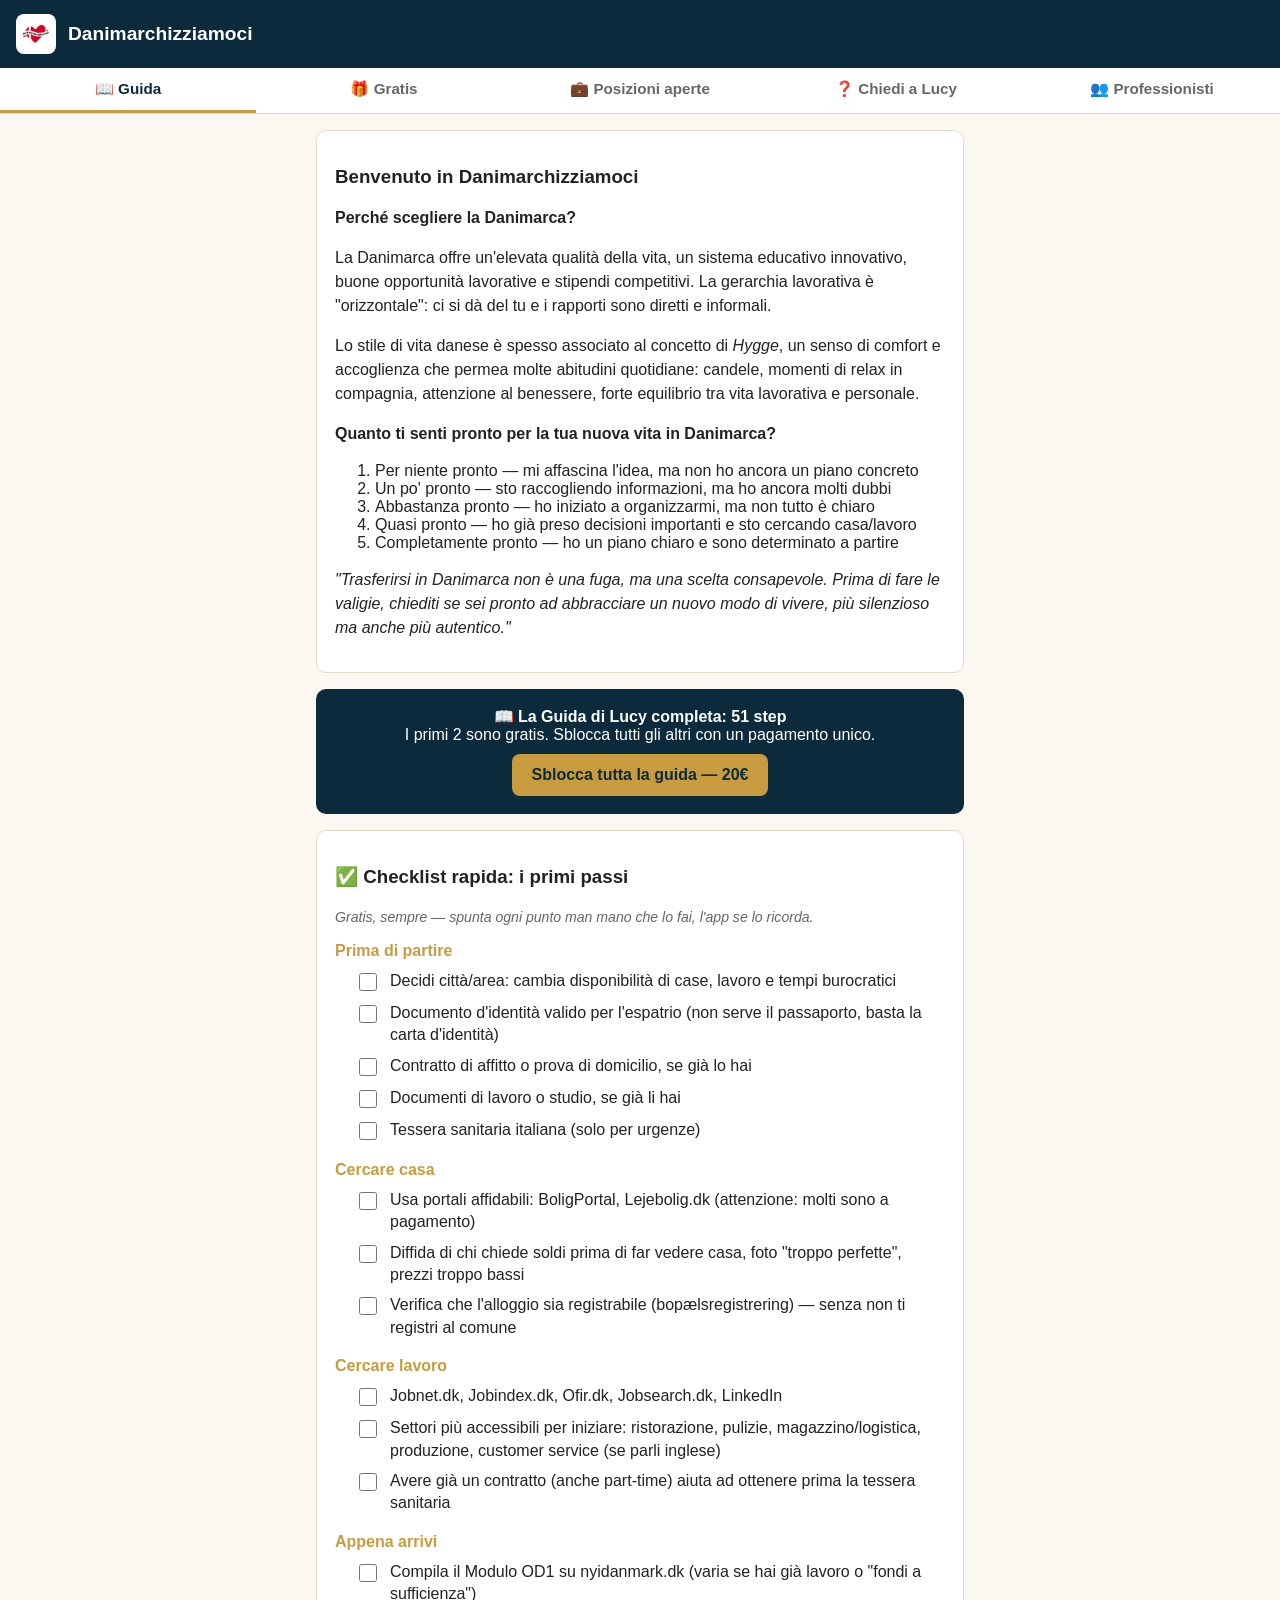
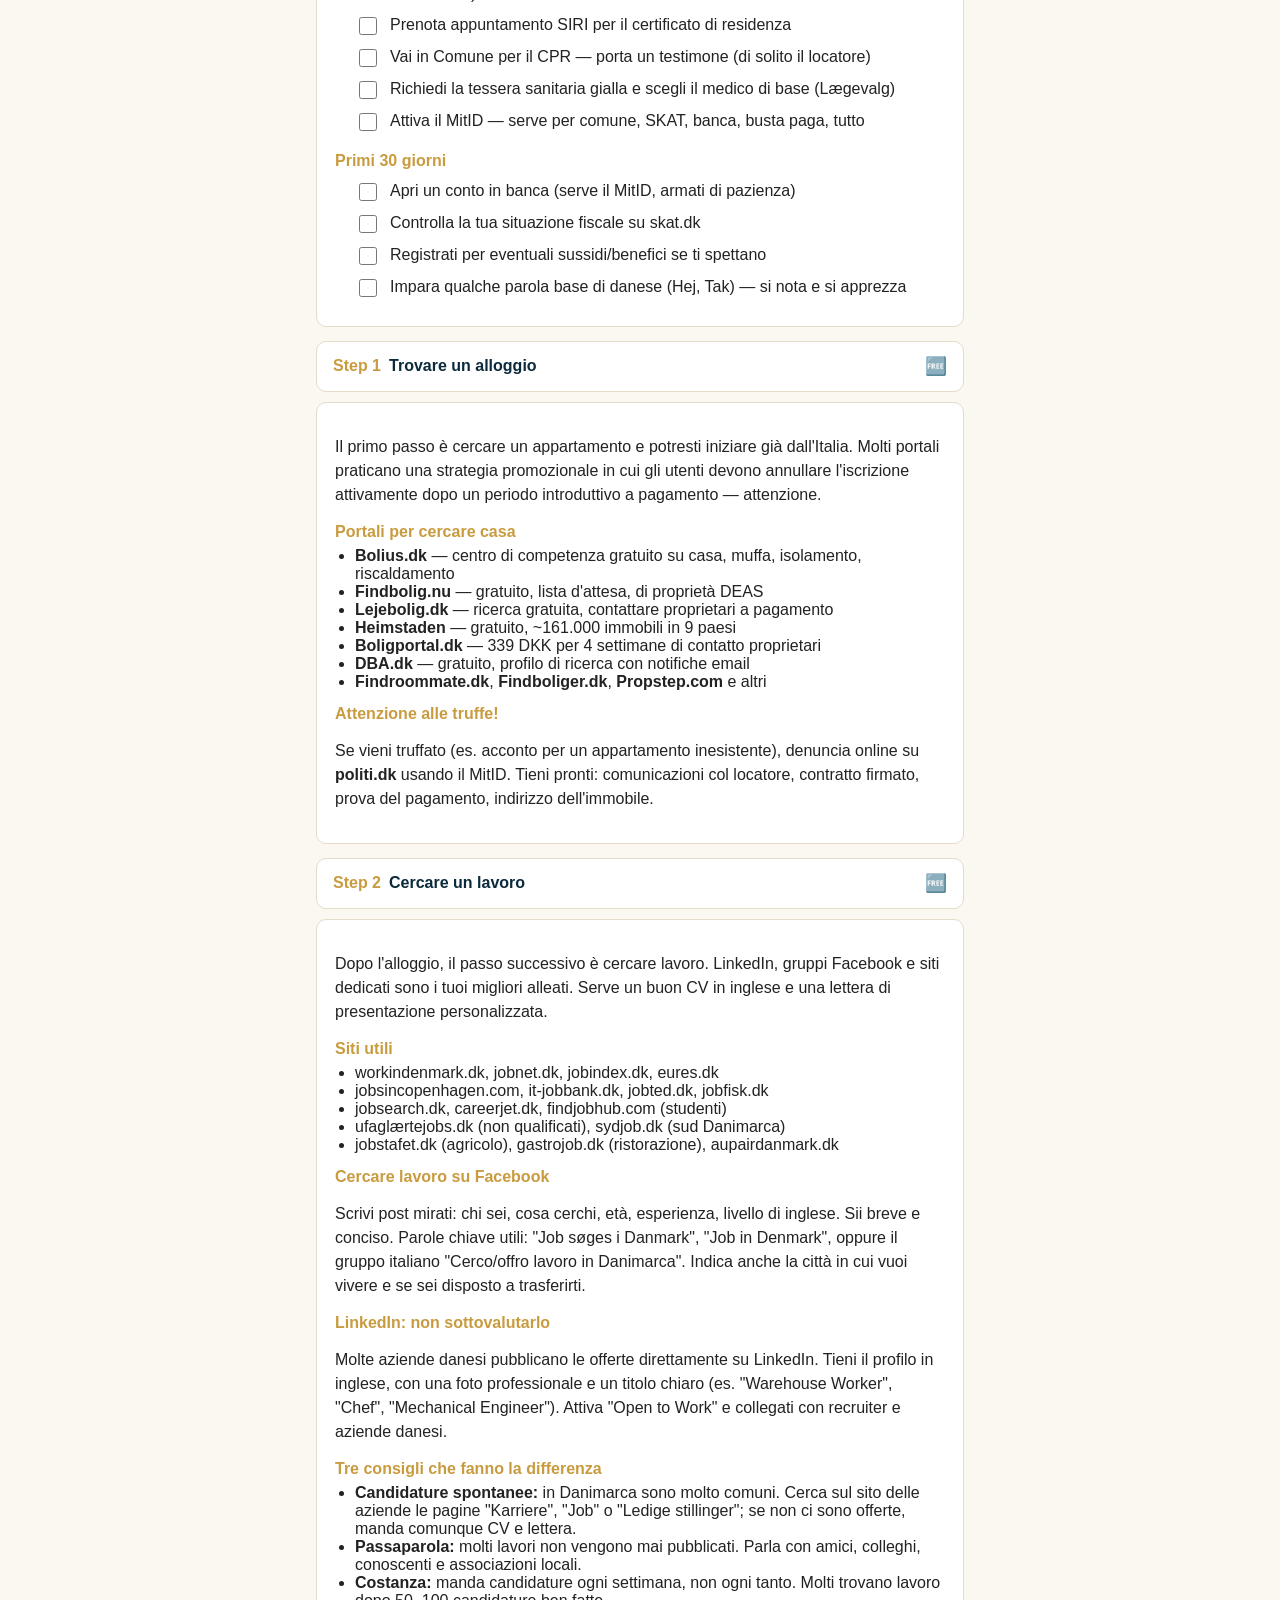
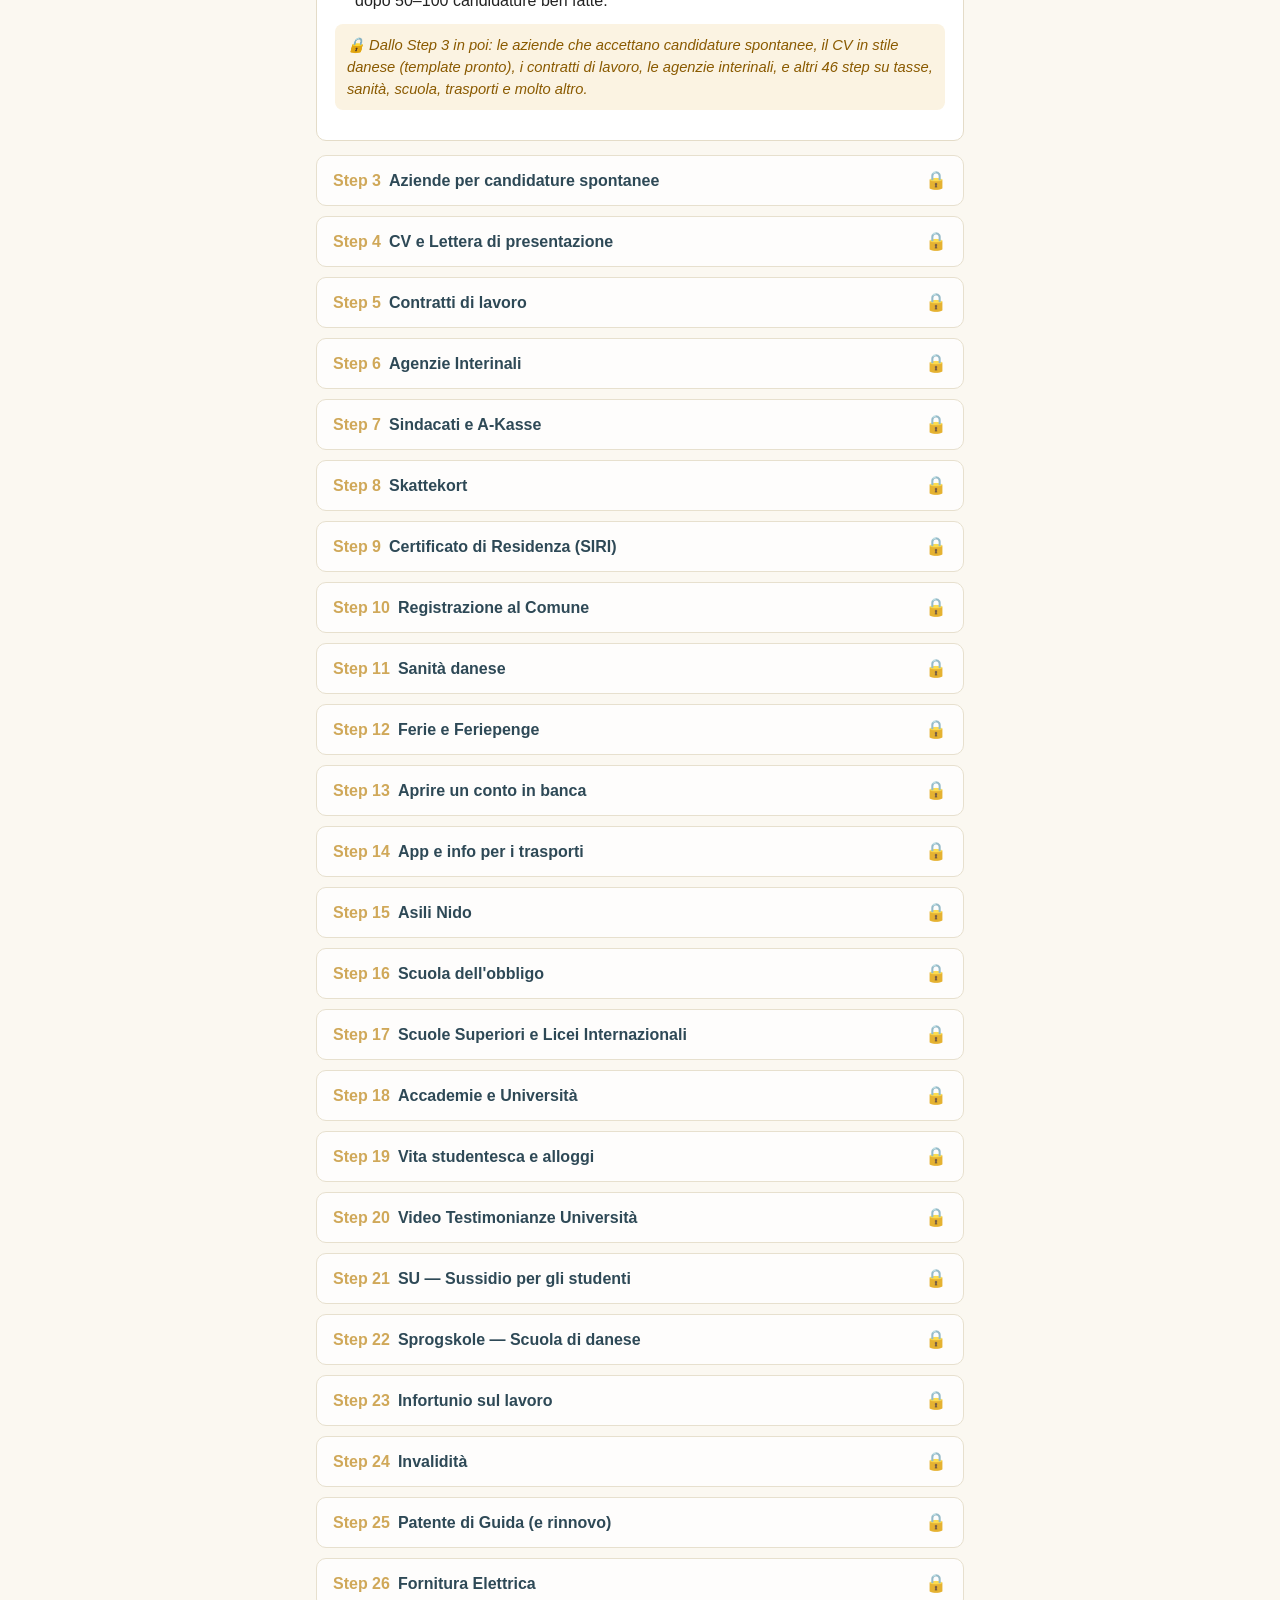
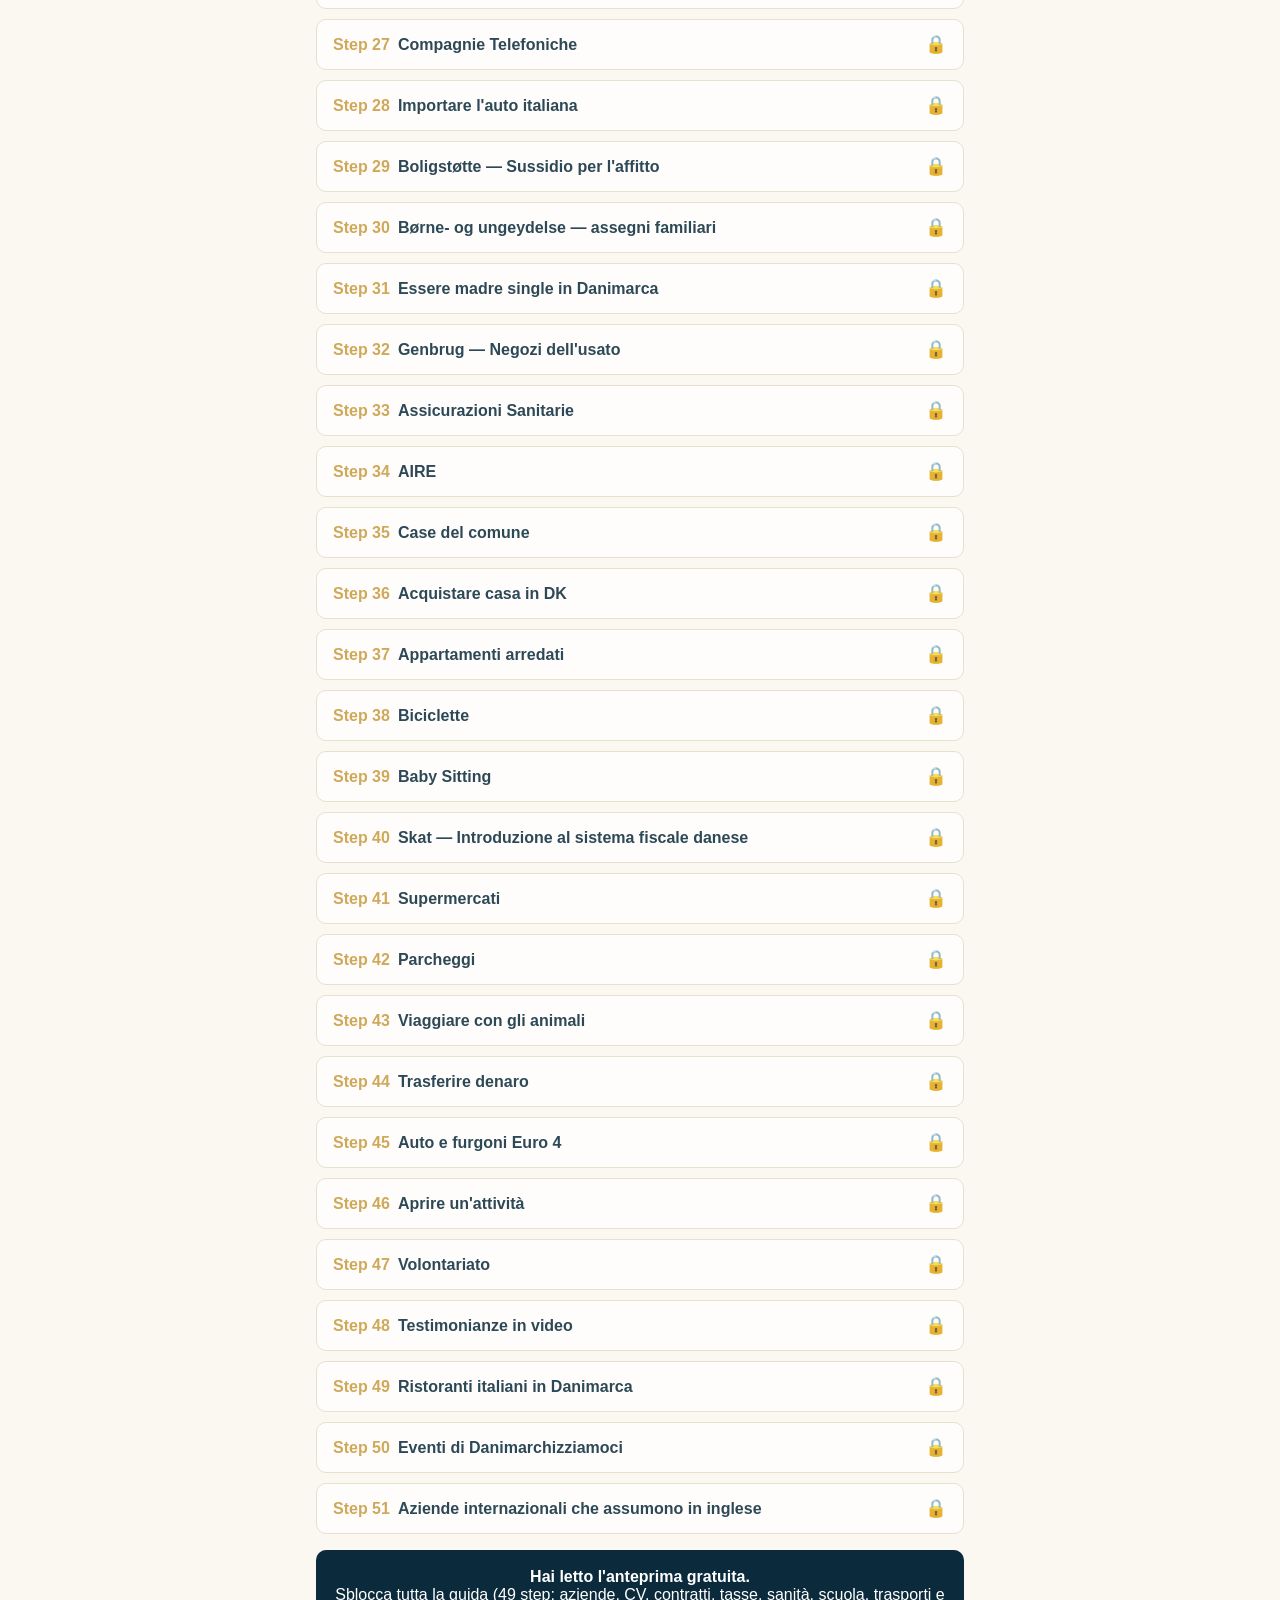
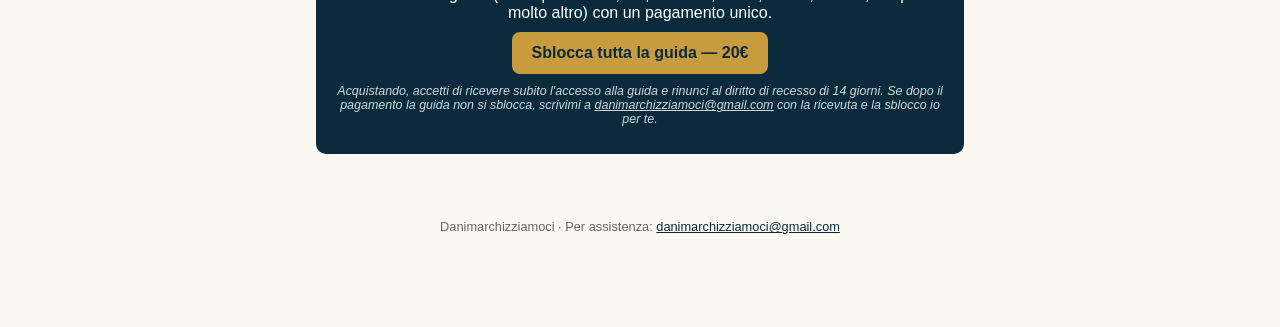
<file: index.html>
<!DOCTYPE html>
<html lang="it">
<head>
<meta charset="UTF-8">
<meta name="viewport" content="width=device-width, initial-scale=1.0">
<title>Danimarchizziamoci</title>
<link rel="manifest" href="manifest.json">
<link rel="icon" href="logo.png">
<link rel="stylesheet" href="style.css">
</head>
<body>

<header class="topbar">
  <img src="logo.png" alt="Danimarchizziamoci" class="topbar-logo">
  <h1>Danimarchizziamoci</h1>
</header>

<nav class="tabs">
  <button class="tab-btn active" data-tab="guida">📖 Guida</button>
  <button class="tab-btn" data-tab="gratis">🎁 Gratis</button>
  <button class="tab-btn" data-tab="lavoro">💼 Posizioni aperte</button>
  <button class="tab-btn" data-tab="domanda">❓ Chiedi a Lucy</button>
  <button class="tab-btn" data-tab="professionisti">👥 Professionisti</button>
</nav>

<main>
  <!-- TAB GUIDA -->
  <section id="tab-guida" class="tab-content active">
    <div id="intro-block" class="card"></div>

    <div id="unlock-banner-top" class="unlock-banner">
      <p><strong>📖 La Guida di Lucy completa: 51 step</strong><br>
      I primi 2 sono gratis. Sblocca tutti gli altri con un pagamento unico.</p>
      <button class="btn-primary" onclick="document.getElementById('btn-unlock-guide').click()">Sblocca tutta la guida — <span class="guide-price">20€</span></button>
    </div>

    <div class="card">
      <h3>✅ Checklist rapida: i primi passi</h3>
      <p class="checklist-intro">Gratis, sempre — spunta ogni punto man mano che lo fai,
      l'app se lo ricorda.</p>
      <div id="checklist"></div>
    </div>

    <div id="steps-list"></div>

    <div id="old-unlock-note" class="card" style="display:none">
      <p><strong>Abbiamo aggiornato l'app.</strong> Se avevi già acquistato la guida, scrivimi a
      <a href="mailto:danimarchizziamoci@gmail.com">danimarchizziamoci@gmail.com</a> con la ricevuta:
      ti mando subito il nuovo link per sbloccarla.</p>
    </div>

    <div id="unlock-banner" class="unlock-banner">
      <p><strong>Hai letto l'anteprima gratuita.</strong><br>
      Sblocca tutta la guida (49 step: aziende, CV, contratti, tasse, sanità, scuola,
      trasporti e molto altro) con un pagamento unico.</p>
      <button class="btn-primary" id="btn-unlock-guide">Sblocca tutta la guida — <span class="guide-price">20€</span></button>
      <p class="fine-print">Acquistando, accetti di ricevere subito l'accesso alla guida e rinunci
      al diritto di recesso di 14 giorni. Se dopo il pagamento la guida non si sblocca, scrivimi a
      <a href="mailto:danimarchizziamoci@gmail.com" style="color:inherit">danimarchizziamoci@gmail.com</a>
      con la ricevuta e la sblocco io per te.</p>
    </div>
  </section>

  <!-- TAB GRATIS (PDF scaricabili) -->
  <section id="tab-gratis" class="tab-content">
    <div class="card">
      <h3>🎁 Risorse gratuite</h3>
      <p>Guide pratiche da scaricare, leggere con calma e tenere sul telefono.
      Gratis, per tutti.</p>
    </div>
    <div id="resources-list"></div>
  </section>

  <!-- TAB LAVORO -->
  <section id="tab-lavoro" class="tab-content">
    <div class="card">
      <h3>Posizioni di lavoro su misura per te</h3>
      <p>Dicci in che settore o ruolo cerchi lavoro, e cerchiamo e verifichiamo personalmente
      10 posizioni aperte in Danimarca per il tuo profilo — link diretti, non una lista
      generica uguale per tutti. Qui sotto un esempio del formato.</p>
    </div>

    <div id="jobs-preview"></div>

    <div class="unlock-banner">
      <p><strong>Vuoi 10 posizioni aperte nel tuo settore?</strong></p>
      <button class="btn-primary" id="btn-unlock-jobs">Richiedi il tuo pacchetto — 7€</button>
      <p class="fine-print">Dopo il pagamento, scrivi nel campo della pagina di checkout il
      settore o ruolo che cerchi. Riceverai le 10 posizioni verificate via email, di solito
      entro 48 ore lavorative. Come su qualsiasi bacheca di lavoro, può capitare che qualche
      posizione chiuda nel frattempo — in tal caso scrivici e ti troviamo una sostituzione.</p>
    </div>

    <div class="card">
      <h3>Ti serve un CV per la Danimarca?</h3>
      <p>Preparo il tuo CV in inglese e la lettera di presentazione, pensati per le aziende danesi.</p>
      <a class="btn-primary" href="https://danimarchizziamoci.eu/cv-e-cover-letter/"
         target="_blank" rel="noopener">Scopri il servizio CV</a>
    </div>
  </section>

  <!-- TAB DOMANDA (Q&A a pagamento) -->
  <section id="tab-domanda" class="tab-content">
    <div class="card">
      <h3>Hai un dubbio specifico sul tuo caso?</h3>
      <p>Scrivimi una domanda mirata sulla tua situazione (lavoro, documenti, casa,
      tasse, scuola dei figli...) e ti rispondo personalmente — via email, con un
      messaggio vocale o un breve PDF, di solito entro 48 ore lavorative (giorni
      feriali).</p>
      <p class="checklist-intro">Non è una consulenza legale o fiscale professionale:
      è un consiglio pratico basato sulla mia esperienza diretta in Danimarca.</p>
    </div>

    <div class="unlock-banner">
      <p><strong>Una domanda, una risposta personale.</strong></p>
      <a class="btn-primary" id="btn-ask-question" href="#" role="button">Fai una domanda — 5€</a>
      <p class="fine-print">Dopo il pagamento potrai scrivere la tua domanda nella
      pagina di checkout (massimo 255 caratteri, quindi scrivila in breve — se
      serve più contesto te lo chiedo poi via email). Riceverai la risposta
      all'email usata per pagare.</p>
    </div>

    <div class="card">
      <h3>Vuoi che ti segua io nel trasferimento?</h3>
      <p><strong>Pacchetto trasferimento completo:</strong> cerco con te casa e lavoro, preparo
      CV e lettera di presentazione, compilo i moduli per SIRI e, se vuoi, ti accompagno di
      persona da SIRI e in comune, anche come testimone.</p>
      <a class="btn-primary" href="https://danimarchizziamoci.eu/prodotto/trasferimento-in-danimarca-pacchetto-completo/"
         target="_blank" rel="noopener">Richiedi un preventivo</a>
      <p style="margin-top:16px"><strong>Solo CV e lettera di presentazione:</strong> in inglese,
      pensati per il mercato danese.</p>
      <a class="btn-primary" href="https://danimarchizziamoci.eu/cv-e-cover-letter/"
         target="_blank" rel="noopener">Scopri il servizio CV</a>
    </div>
  </section>
  <!-- TAB PROFESSIONISTI (elenco professionisti italiani) -->
  <section id="tab-professionisti" class="tab-content">
    <div class="card">
      <h3>👥 Professionisti italiani in Danimarca</h3>
      <p>Commercialisti, avvocati, psicologi, insegnanti di danese, traslochi e altri servizi:
      professionisti italiani che lavorano in Danimarca e parlano la tua lingua.</p>
      <p>L'elenco cresce man mano che arrivano nuove adesioni.</p>
    </div>

    <div id="professionals-list">
      <div class="card">
        <h3>🥗 Dalila Celeste Parisi</h3>
        <p><strong>Biologa nutrizionista</strong> · vive a Copenaghen da tre anni</p>
        <p>Consulenze nutrizionali online, in italiano e in inglese, per chi vive in Danimarca, in Italia
        o altrove. Si occupa in particolare di alimentazione vegetale (vegetariana e vegana), salute
        intestinale (IBS, IBD, disbiosi, gonfiore, stipsi), dieta antinfiammatoria mediterranea adattata
        alla vita fuori dall'Italia, alimentazione intuitiva ed educazione alimentare.</p>
        <p>Offre una prima consulenza gratuita di 30 minuti a chi vuole iniziare un percorso.</p>
        <p>🌐 <a href="https://dalilife-nutrition.com" target="_blank" rel="noopener">dalilife-nutrition.com</a><br>
        💬 <a href="https://wa.me/393200203475" target="_blank" rel="noopener">WhatsApp</a><br>
        ✉️ <a href="mailto:Dalila.parisi.nutrizionista@gmail.com">Dalila.parisi.nutrizionista@gmail.com</a></p>
      </div>
      <div class="card">
        <h3>🧠 Nicoletta Retsbo</h3>
        <p><strong>Psicoterapeuta (Psykoterapeut MPF)</strong> · specializzata in terapia metacognitiva</p>
        <p>Riceve a Copenaghen, zona Østerbro, e online, in italiano, inglese e danese. Offre un colloquio introduttivo gratuito di 45 minuti.</p>
        <p>🌐 <a href="https://www.metamind.nu" target="_blank" rel="noopener">metamind.nu</a><br>
        📞 <a href="tel:+4561687788">+45 61 68 77 88</a><br>
        ✉️ <a href="mailto:nicoletta@metamind.nu">nicoletta@metamind.nu</a></p>
      </div>
      <div class="card">
        <h3>🛠️ Ugo Carta – SharDan Services</h3>
        <p><strong>Giardinaggio e piccoli lavori per la casa</strong></p>
        <p>Giardinaggio, pitture di pareti e legni, manutenzioni varie, montaggio di mobili e cucine,
        piccoli traslochi. Parla italiano, inglese e danese.</p>
        <p>Lavora in quasi tutta la Selandia, entro 100 km. Oltre i 30 km di distanza valuta con il cliente
        i costi di trasferta.</p>
        <p>🌐 <a href="https://www.shardanservice.dk" target="_blank" rel="noopener">shardanservice.dk</a><br>
        📞 <a href="tel:+4571704808">+45 71 70 48 08</a><br>
        ✉️ <a href="mailto:info@shardanservice.dk">info@shardanservice.dk</a></p>
      </div>
      <div class="card">
        <h3>💞 Elena Hansen Pellino</h3>
        <p><strong>Terapeuta di coppia e mediatrice di separazioni</strong></p>
        <p>Lavora con coppie che affrontano difficoltà di comunicazione, conflitti ricorrenti, crisi personali
        o grandi cambiamenti, in particolare con coppie multiculturali. Nelle mediazioni familiari aiuta i
        genitori a trovare accordi condivisi, con attenzione ai bisogni dei figli.</p>
        <p>Riceve a Copenaghen e Kastrup, di persona e online, in italiano, inglese e danese.
        Primo colloquio gratuito di 40 minuti.</p>
        <p>🌐 <a href="https://www.terapiadicoppia.dk" target="_blank" rel="noopener">terapiadicoppia.dk</a><br>
        📅 <a href="https://book.titan.email/my-coachinglab" target="_blank" rel="noopener">Prenota un appuntamento</a><br>
        ✉️ <a href="mailto:coach@my-coachinglab.com">coach@my-coachinglab.com</a><br>
        <a href="https://www.facebook.com/profile.php?id=61576443635433" target="_blank" rel="noopener">Facebook</a> ·
        <a href="https://www.instagram.com/terapiadicoppia.dk/" target="_blank" rel="noopener">Instagram</a></p>
      </div>
      <div class="card">
        <h3>🧭 Elena Hansen Pellino – My Coaching Lab</h3>
        <p><strong>Life & Career Coach</strong></p>
        <p>Coaching individuale per raggiungere i tuoi obiettivi personali o fare chiarezza su quali siano.
        Aiuta chi si è trasferito a orientarsi tra le differenze culturali nella vita di tutti i giorni e sul
        lavoro, grazie alla sua esperienza di Cross Cultural Global Coach in un'azienda internazionale in Danimarca.</p>
        <p>Riceve a Copenaghen e Kastrup, di persona e online, in italiano, inglese e danese.
        Primo colloquio gratuito di 40 minuti.</p>
        <p>🌐 <a href="https://www.my-coachinglab.com" target="_blank" rel="noopener">my-coachinglab.com</a><br>
        📅 <a href="https://book.titan.email/my-coachinglab" target="_blank" rel="noopener">Prenota un appuntamento</a><br>
        ✉️ <a href="mailto:coach@my-coachinglab.com">coach@my-coachinglab.com</a><br>
        <a href="https://www.facebook.com/mycoachinglab" target="_blank" rel="noopener">Facebook</a> ·
        <a href="https://www.instagram.com/my.coaching.lab/" target="_blank" rel="noopener">Instagram</a></p>
      </div>
      <div class="card">
        <h3>🧘 Elena Boriani – Elena Yoga International</h3>
        <p><strong>Insegnante di yoga (ERYT 500 plus) e yoga terapia</strong></p>
        <p>Lezioni private o di gruppo di yoga, rilassamento e respirazione, con una specializzazione in yoga
        terapia e bisogni speciali. Organizza anche workshop e ritiri, abbinati al benessere in acqua termale.</p>
        <p>Lavora nella Selandia del Nord (Nordsjælland), di persona e online, in italiano, inglese, danese e francese.</p>
        <p>🌐 <a href="https://www.elenayogainternational.com" target="_blank" rel="noopener">elenayogainternational.com</a><br>
        🛍️ <a href="https://viapriva.com/collections/elena-yoga-international" target="_blank" rel="noopener">Webshop</a><br>
        📞 <a href="tel:+4531337190">+45 31 33 71 90</a><br>
        ✉️ <a href="mailto:elena.yoga.international@gmail.com">elena.yoga.international@gmail.com</a><br>
        <a href="https://www.instagram.com/elena.yoga.international/" target="_blank" rel="noopener">Instagram</a> ·
        <a href="https://www.facebook.com/Elenayogainternational/" target="_blank" rel="noopener">Facebook</a> ·
        <a href="https://www.youtube.com/@elena.yoga.international167" target="_blank" rel="noopener">YouTube</a> ·
        <a href="https://www.linkedin.com/in/elenaborianiconsult/" target="_blank" rel="noopener">LinkedIn</a></p>
        <p>🎥 <a href="https://youtu.be/swpY5srnI4o" target="_blank" rel="noopener">Guarda la mia intervista a Elena su Danimarchizziamoci</a></p>
      </div>
      <div class="card">
        <h3>🧪 Elena Boriani – EB Consult</h3>
        <p><strong>Consulente in rischio chimico e tossicologico · docente</strong></p>
        <p>Titolare e ricercatrice principale di EB Consult: consulenze, docenze e comunicazione scientifica su chimica,
        salute umana e parità di genere.</p>
        <p>• Valutazione dei rischi per la salute umana, animale e ambientale legati alle sostanze chimiche<br>
        • Prospettiva di genere (<em>Gender Lens</em>) e parità nei progetti per enti pubblici e aziende private<br>
        • Metodi <em>in silico</em> per valutare le proprietà delle sostanze chimiche</p>
        <p>Lavora nella Selandia del Nord (Nordsjælland), a Copenaghen e online, in italiano, inglese, danese e francese.</p>
        <p><a href="https://www.linkedin.com/in/elenaborianiconsult/" target="_blank" rel="noopener">LinkedIn</a><br>
        ✉️ <a href="mailto:elena.yoga.international@gmail.com">elena.yoga.international@gmail.com</a></p>
      </div>
      <div class="card">
        <h3>🏅 Prof. Stefano De Dominicis</h3>
        <p><strong>Psicologo dello sport e della performance, mental coach</strong></p>
        <p>Psicoterapia, consulenza psicologica e mental coaching per sportivi, manager e per chiunque voglia
        migliorare le proprie prestazioni.</p>
        <p>Riceve a Værløse e online, in italiano e in inglese.</p>
        <p>🌐 <a href="https://www.stefanodedominicis.com" target="_blank" rel="noopener">stefanodedominicis.com</a><br>
        ✉️ <a href="mailto:info@stefanodedominicis.com">info@stefanodedominicis.com</a></p>
      </div>
      <div class="card">
        <h3>💅 Sara Liuzzi – Extetica Center</h3>
        <p><strong>Estetista</strong> · centro estetico a Copenaghen</p>
        <p>Manicure, pedicure, semipermanente, unghie in gel e allungamento, ceretta, laser, trattamenti
        viso e corpo, massaggi, extension e laminazione ciglia.</p>
        <p>🗣️ Italiano, inglese, danese</p>
        <p>📍 Nørrebrogade 176, st., 2200 København N</p>
        <p>📅 <a href="https://bahlou.dk/exteticacenter" target="_blank" rel="noopener">Prenota un appuntamento</a><br>
        📞 <a href="tel:+4531879929">+45 31 87 99 29</a><br>
        ✉️ <a href="mailto:Saraextetica@icloud.com">Saraextetica@icloud.com</a><br>
        <a href="https://www.instagram.com/exteticacenter/" target="_blank" rel="noopener">Instagram</a></p>
      </div>
      <div class="card">
        <h3>🍛 Magda Rineli – Punjabi Hut</h3>
        <p><strong>Ristorante indiano</strong> · Ringsted</p>
        <p>Piatti tradizionali indiani preparati con passione, da gustare al ristorante o da asporto.</p>
        <p>📍 <a href="https://maps.app.goo.gl/py4G6HagskYKeXLM6" target="_blank" rel="noopener">Nørregade 13, 4100 Ringsted</a></p>
        <p>🗣️ Italiano, polacco, inglese, punjabi, danese di base</p>
        <p>📞 <a href="tel:+4549900057">+45 49 90 00 57</a><br>
        🌐 <a href="https://www.punjabihut.dk" target="_blank" rel="noopener">punjabihut.dk</a><br>
        <a href="https://www.instagram.com/punjabihut.ringsted/" target="_blank" rel="noopener">Instagram</a></p>
      </div>
      <div class="card">
        <h3>🧹 Nice &amp; Clean – Magda Rineli</h3>
        <p><strong>Pulizie</strong> · Copenaghen e dintorni, Ringsted e zone limitrofe</p>
        <p>Pulizie professionali per abitazioni private, uffici e attività commerciali, con serietà,
        esperienza e attenzione ai dettagli. Magda è anche titolare di Punjabi Hut.</p>
        <p>🗣️ Italiano, polacco, inglese, punjabi, danese di base</p>
        <p>📱 <a href="https://wa.me/4591755351" target="_blank" rel="noopener">+45 91 75 53 51</a> (meglio WhatsApp o SMS)</p>
      </div>
      <div class="card">
        <h3>🧠 Enrico Cappelletto – Your Space DK</h3>
        <p><strong>Psicologo clinico per adulti</strong> · specializzato in EMDR e psicotraumatologia</p>
        <p>📍 c/o Vester Voldgade 100, København · di persona e online</p>
        <p>🗣️ Italiano, inglese</p>
        <p>🌐 <a href="https://www.yourspacedk.org" target="_blank" rel="noopener">yourspacedk.org</a><br>
        📞 <a href="tel:+4581904056">+45 81 90 40 56</a><br>
        ✉️ <a href="mailto:info@yourspacedk.org">info@yourspacedk.org</a></p>
      </div>
    </div>

    <div class="card">
      <h3>Sei un professionista italiano in Danimarca?</h3>
      <p>L'inserimento è gratuito. Scrivimi a
      <a href="mailto:danimarchizziamoci@gmail.com?subject=Elenco%20professionisti">danimarchizziamoci@gmail.com</a>
      con nome, professione, zona in cui lavori, lingue, una breve descrizione, i contatti da
      pubblicare, il tuo sito o portfolio e il numero CVR.</p>
      <p class="checklist-intro">Pubblico i tuoi dati solo dopo il tuo consenso scritto, e puoi chiedere
      di essere rimosso in qualsiasi momento.</p>
    </div>

    <p class="fine-print">Questo è un elenco di professionisti segnalati: Danimarchizziamoci non garantisce
    per il loro lavoro. Prima di affidare un incarico, chiedi sempre un preventivo scritto.</p>
  </section>
</main>

<footer>
  <p>Danimarchizziamoci · Per assistenza: <a href="mailto:danimarchizziamoci@gmail.com">danimarchizziamoci@gmail.com</a></p>
</footer>

<!-- Modale per contenuto sbloccato (demo) -->
<div id="modal" class="modal hidden">
  <div class="modal-box">
    <button class="modal-close" id="modal-close">×</button>
    <div id="modal-body"></div>
  </div>
</div>

<script src="content.js"></script>
<script src="guide_crypto.js"></script>
<script src="app.js"></script>

<!-- Contatore visite (GoatCounter, senza cookie). Registra solo il nome della pagina, mai i parametri
     dell'indirizzo: il link di sblocco della guida contiene una chiave privata. -->
<script>
  window.goatcounter = {
    path: function () {
      const installed = window.matchMedia('(display-mode: standalone)').matches || window.navigator.standalone;
      return (installed ? '/[da icona] ' : '/') + 'app';
    }
  };
</script>
<script data-goatcounter="https://danimarchizziamoci.goatcounter.com/count" async src="//gc.zgo.at/count.js"></script>
</body>
</html>
</file>
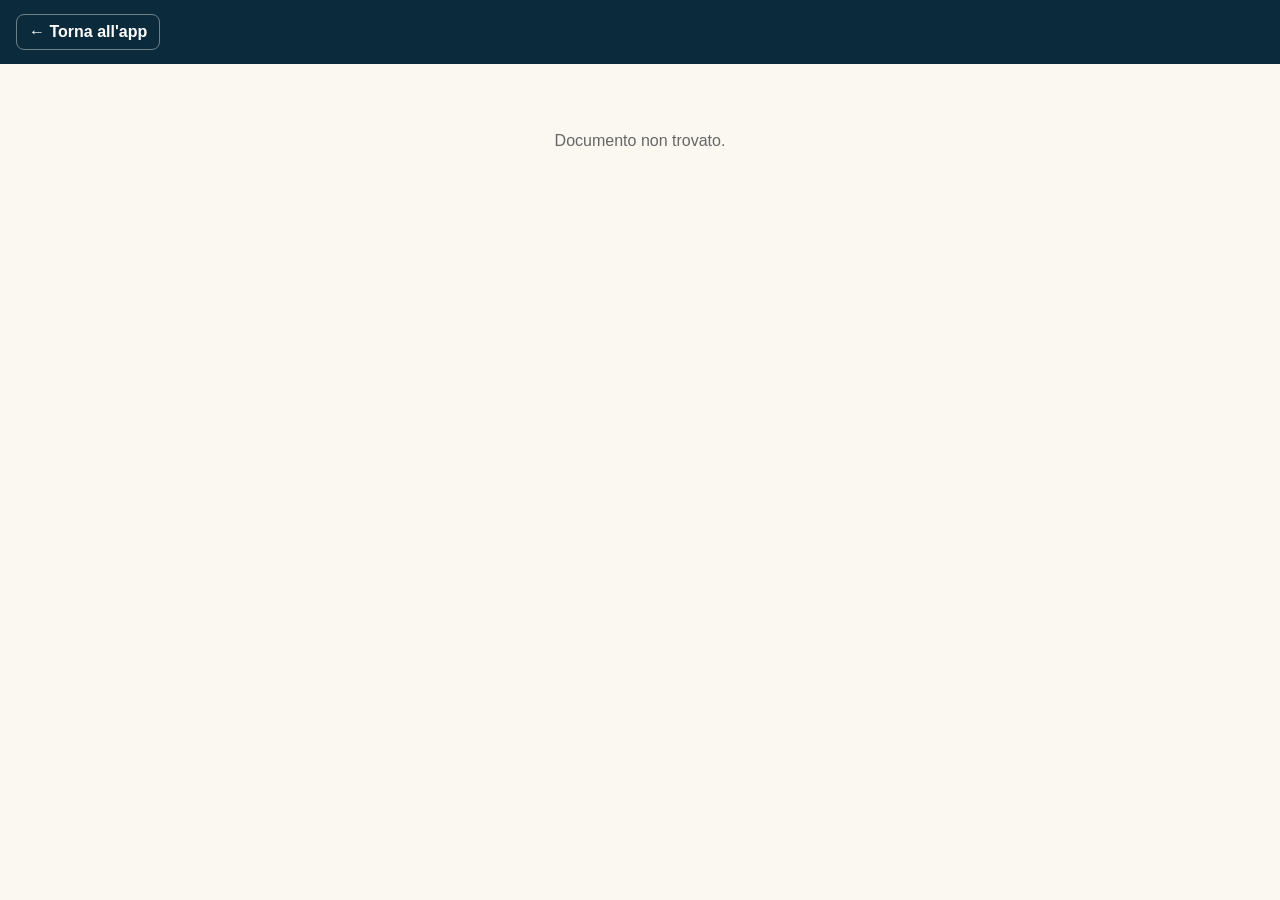
<file: viewer.html>
<!DOCTYPE html>
<html lang="it">
<head>
<meta charset="UTF-8">
<meta name="viewport" content="width=device-width, initial-scale=1.0">
<title>Danimarchizziamoci</title>
<link rel="icon" href="logo.png">
<link rel="stylesheet" href="style.css">
<style>
  body { padding-bottom: 0; }
  .viewer-bar { justify-content: space-between; }
  .viewer-back { color: white; text-decoration: none; font-weight: 700; font-size: 1rem;
    padding: 8px 12px; border: 1px solid rgba(255,255,255,0.4); border-radius: 8px; white-space: nowrap; }
  .viewer-title { font-size: 0.9rem; font-weight: 600; text-align: right; overflow: hidden;
    text-overflow: ellipsis; white-space: nowrap; }
  #pages { max-width: 800px; margin: 0 auto; padding: 12px; }
  .pdf-page { position: relative; margin-bottom: 12px; background: white;
    box-shadow: 0 1px 4px rgba(0,0,0,0.15); border-radius: 4px; overflow: hidden; }
  .pdf-page img { display: block; width: 100%; height: auto; }
  .pdf-link { position: absolute; display: block; }
  .viewer-msg { text-align: center; color: var(--grey); padding: 40px 16px; }
  .viewer-end { text-align: center; padding: 8px 0 28px; }
</style>
</head>
<body>

<header class="topbar viewer-bar">
  <a class="viewer-back" href="index.html#gratis">← Torna all'app</a>
  <span class="viewer-title" id="viewer-title"></span>
</header>

<div id="pages"></div>

<script src="content.js"></script>
<script src="pdf_pages.js"></script>
<script src="guide_crypto.js"></script>
<script>
(async function () {
  const container = document.getElementById('pages');
  const file = new URLSearchParams(location.search).get('f') || '';
  const free = FREE_RESOURCES.find(r => r.file === file);
  const paid = PAID_DOCS.find(r => r.file === file);
  const res = free || paid;
  const info = PDF_PAGES[file];
  const backHref = free ? 'index.html#gratis' : 'index.html#guida';
  document.querySelector('.viewer-back').href = backHref;
  if (!res || !info) {
    container.innerHTML = '<p class="viewer-msg">Documento non trovato.</p>';
    return;
  }
  const key = paid ? await validGuideKey(loadGuideKeyHex()) : null;
  if (paid && !key) {
    container.innerHTML = '<p class="viewer-msg">🔒 Questo contenuto fa parte della guida completa.<br><br>' +
      '<a class="btn-primary" href="index.html#guida">Torna alla guida</a></p>';
    return;
  }
  document.getElementById('viewer-title').textContent = res.title;
  document.title = res.title + ' · Danimarchizziamoci';
  const base = file.replace(/\.pdf$/, '');
  let html = '';
  for (let n = 1; n <= info.pages; n++) {
    const links = info.links.filter(l => l[0] === n).map(l =>
      `<a class="pdf-link" href="${l[5].replace(/"/g, '&quot;')}" target="_blank" rel="noopener"
          style="left:${l[1]}%;top:${l[2]}%;width:${l[3]}%;height:${l[4]}%"></a>`).join('');
    const src = `${encodeURI(base)}-${n}.jpg`;
    // Le pagine dei documenti a pagamento sono cifrate: si scaricano e si decifrano qui sotto.
    html += `<div class="pdf-page"><img ${paid ? 'data-enc-src' : 'src'}="${src}"
      alt="${res.title.replace(/"/g, '&quot;')} — pagina ${n}" loading="${n <= 2 ? 'eager' : 'lazy'}">${links}</div>`;
  }
  html += `<div class="viewer-end"><a class="btn-primary" href="${backHref}">← Torna all'app</a></div>`;
  container.innerHTML = html;
  if (paid) {
    for (const img of container.querySelectorAll('img[data-enc-src]')) {
      try {
        const bytes = new Uint8Array(await (await fetch(img.dataset.encSrc)).arrayBuffer());
        img.src = URL.createObjectURL(new Blob([await decryptBytes(key, bytes)], { type: 'image/jpeg' }));
      } catch (e) { /* pagina non decifrabile: resta vuota */ }
    }
  }
})();
</script>

<!-- Contatore visite (GoatCounter, senza cookie). Registra solo il nome della pagina, mai i parametri
     dell'indirizzo: il link di sblocco della guida contiene una chiave privata. -->
<script>
  window.goatcounter = {
    path: function () {
      const installed = window.matchMedia('(display-mode: standalone)').matches || window.navigator.standalone;
      return (installed ? '/[da icona] ' : '/') + 'pdf: ' + (new URLSearchParams(location.search).get('f') || '').replace(/\.pdf$/, '');
    }
  };
</script>
<script data-goatcounter="https://danimarchizziamoci.goatcounter.com/count" async src="//gc.zgo.at/count.js"></script>
</body>
</html>
</file>
<file: style.css>
:root {
  --navy: #0B2B3C;
  --gold: #C99B3F;
  --grey: #666666;
  --bg: #FBF8F1;
  --card-bg: #FFFFFF;
}

* { box-sizing: border-box; }

body {
  margin: 0;
  font-family: -apple-system, 'Segoe UI', Roboto, Helvetica, Arial, sans-serif;
  background: var(--bg);
  color: #222;
  padding-bottom: 60px;
}

.topbar {
  background: var(--navy);
  color: white;
  display: flex;
  align-items: center;
  gap: 12px;
  padding: 14px 16px;
  position: sticky;
  top: 0;
  z-index: 10;
}
.topbar-logo { height: 40px; width: 40px; border-radius: 8px; }
.topbar h1 { font-size: 1.2rem; margin: 0; font-weight: 700; }

.tabs {
  display: flex;
  background: white;
  border-bottom: 1px solid #E4DCC8;
  position: sticky;
  top: 68px;
  z-index: 9;
}
.tab-btn {
  flex: 1;
  padding: 12px;
  border: none;
  background: none;
  font-size: 0.95rem;
  font-weight: 600;
  color: var(--grey);
  cursor: pointer;
  border-bottom: 3px solid transparent;
}
.tab-btn.active { color: var(--navy); border-bottom-color: var(--gold); }

main { max-width: 680px; margin: 0 auto; padding: 16px; }

.tab-content { display: none; }
.tab-content.active { display: block; }

.card {
  background: var(--card-bg);
  border: 1px solid #E4DCC8;
  border-radius: 10px;
  padding: 16px 18px;
  margin-bottom: 14px;
}
.card h4 { color: var(--gold); margin: 14px 0 6px; font-size: 1rem; }
.card ul { margin: 6px 0; padding-left: 20px; }
.card p { line-height: 1.5; }

.checklist-intro { color: var(--grey); font-size: 0.88rem; font-style: italic; }
.checklist-group { list-style: none; padding: 0; margin: 4px 0 12px; }
.checklist-item { padding: 4px 0; }
.checklist-item label { display: flex; align-items: flex-start; gap: 10px; cursor: pointer; line-height: 1.4; }
.checklist-item input[type="checkbox"] { margin-top: 3px; width: 18px; height: 18px; accent-color: var(--gold); flex-shrink: 0; }
.checklist-item input:checked + span { color: var(--grey); text-decoration: line-through; }

.step-card {
  background: var(--card-bg);
  border: 1px solid #E4DCC8;
  border-radius: 10px;
  margin-bottom: 10px;
  padding: 14px 16px;
  cursor: pointer;
  display: flex;
  justify-content: space-between;
  align-items: center;
  gap: 10px;
}
.step-card .step-title { font-weight: 600; color: var(--navy); }
.step-card .step-num { color: var(--gold); font-weight: 700; margin-right: 8px; }
.step-card.locked { opacity: 0.85; }
.lock-icon { font-size: 1.1rem; }

.locked-teaser {
  background: #FBF3E2;
  border-radius: 8px;
  padding: 10px 12px;
  color: #8A5A00;
  font-style: italic;
  font-size: 0.92rem;
  margin-top: 14px;
}

.unlock-banner {
  background: var(--navy);
  color: white;
  border-radius: 10px;
  padding: 18px;
  text-align: center;
  margin: 16px 0;
}
.unlock-banner p { margin: 0 0 10px; }
.unlock-banner .fine-print { font-size: 0.78rem; color: #cfd8dd; margin-top: 10px; font-style: italic; }

.btn-primary {
  background: var(--gold);
  color: var(--navy);
  border: none;
  padding: 12px 20px;
  border-radius: 8px;
  font-weight: 700;
  font-size: 1rem;
  cursor: pointer;
  display: inline-block;
  text-decoration: none;
}
.btn-primary:hover { filter: brightness(1.08); }

.job-card {
  background: var(--card-bg);
  border: 1px solid #E4DCC8;
  border-radius: 10px;
  padding: 12px 16px;
  margin-bottom: 8px;
  display: flex;
  justify-content: space-between;
  align-items: center;
}
.job-card .job-role { font-weight: 600; color: var(--navy); }
.job-card .job-city { color: var(--grey); font-size: 0.88rem; }
.job-card .job-status { font-size: 0.78rem; color: #0B7A3E; font-weight: 600; }

.resource-card {
  background: var(--card-bg);
  border: 1px solid #E4DCC8;
  border-radius: 10px;
  margin-bottom: 10px;
  padding: 14px 16px;
  display: flex;
  align-items: center;
  gap: 12px;
  text-decoration: none;
  color: inherit;
}
.resource-card:hover { border-color: var(--gold); }
.resource-icon { font-size: 1.6rem; flex-shrink: 0; }
.resource-title { display: block; font-weight: 600; color: var(--navy); }
.resource-desc { display: block; color: var(--grey); font-size: 0.88rem; margin-top: 2px; line-height: 1.4; }
.resource-open { margin-left: auto; color: var(--gold); font-weight: 700; font-size: 0.85rem; flex-shrink: 0; }

footer {
  text-align: center;
  color: var(--grey);
  font-size: 0.8rem;
  padding: 20px;
}
footer a { color: var(--navy); }

.modal { position: fixed; inset: 0; background: rgba(0,0,0,0.5); display: flex;
  align-items: center; justify-content: center; z-index: 100; padding: 16px; }
.modal.hidden { display: none; }
.modal-box { background: white; border-radius: 12px; max-width: 420px; width: 100%;
  padding: 24px; position: relative; text-align: center; }
.modal-close { position: absolute; top: 10px; right: 14px; border: none; background: none;
  font-size: 1.4rem; cursor: pointer; color: var(--grey); }
.modal-box h3 { color: var(--navy); }

@media (max-width: 480px) {
  .topbar h1 { font-size: 1.05rem; }
  .tab-btn { padding: 10px 4px; font-size: 0.8rem; }
}
</file>
